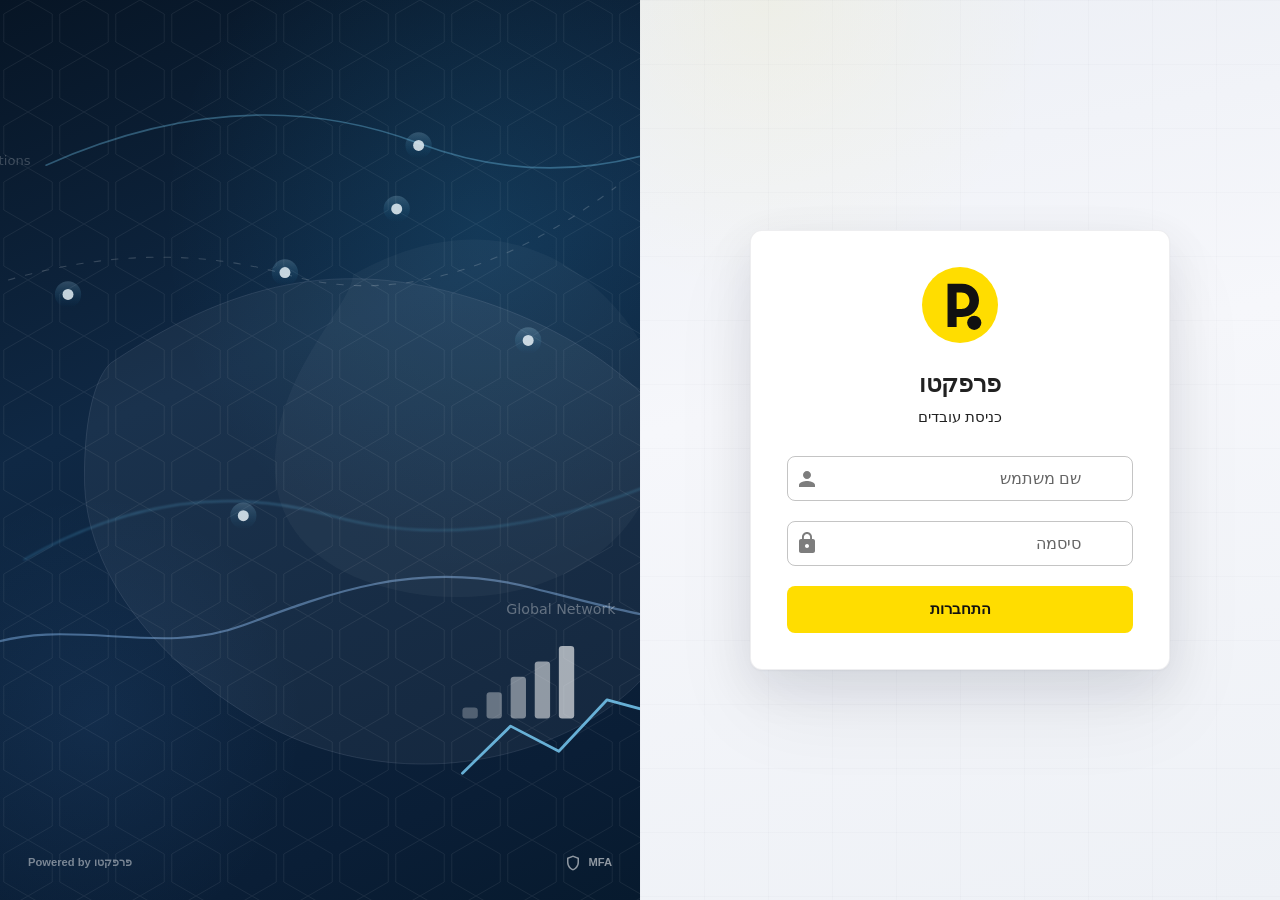
<file: index.html>
<!doctype html>
<html lang="he" dir="rtl">
  <head>
    <meta charset="UTF-8" />
    <meta name="viewport" content="width=device-width, initial-scale=1.0" />
    <meta name="robots" content="noindex,nofollow" />
    <meta name="googlebot" content="noindex,nofollow" />
    <title>פרפקטו שירות לקוחות</title>
    <script type="module" crossorigin src="/assets/index-CeZ4L_eK.js"></script>
    <link rel="modulepreload" crossorigin href="/assets/List-DvcqEFuI.js">
    <link rel="modulepreload" crossorigin href="/assets/chunk-OE4NN4TA-D28hpLSg.js">
    <link rel="modulepreload" crossorigin href="/assets/ExpandMore-DP0JV-HL.js">
    <link rel="modulepreload" crossorigin href="/assets/listItemTextClasses-B5W9PDFh.js">
    <link rel="modulepreload" crossorigin href="/assets/Divider-yb9ORwRJ.js">
    <link rel="modulepreload" crossorigin href="/assets/Popper-OImHb5Xj.js">
    <link rel="modulepreload" crossorigin href="/assets/Toolbar-Cyw5ajo7.js">
    <link rel="modulepreload" crossorigin href="/assets/getThemeProps-DuhYoqLm.js">
    <link rel="modulepreload" crossorigin href="/assets/csApi-B75Op8oh.js">
    <link rel="modulepreload" crossorigin href="/assets/useAuth-Bv44rzB5.js">
    <link rel="modulepreload" crossorigin href="/assets/headerLayout-CseqZBHe.js">
    <link rel="modulepreload" crossorigin href="/assets/roles-DtS_oC_5.js">
  </head>
  <body>
    <div id="root"></div>
  </body>
</html>
</file>
